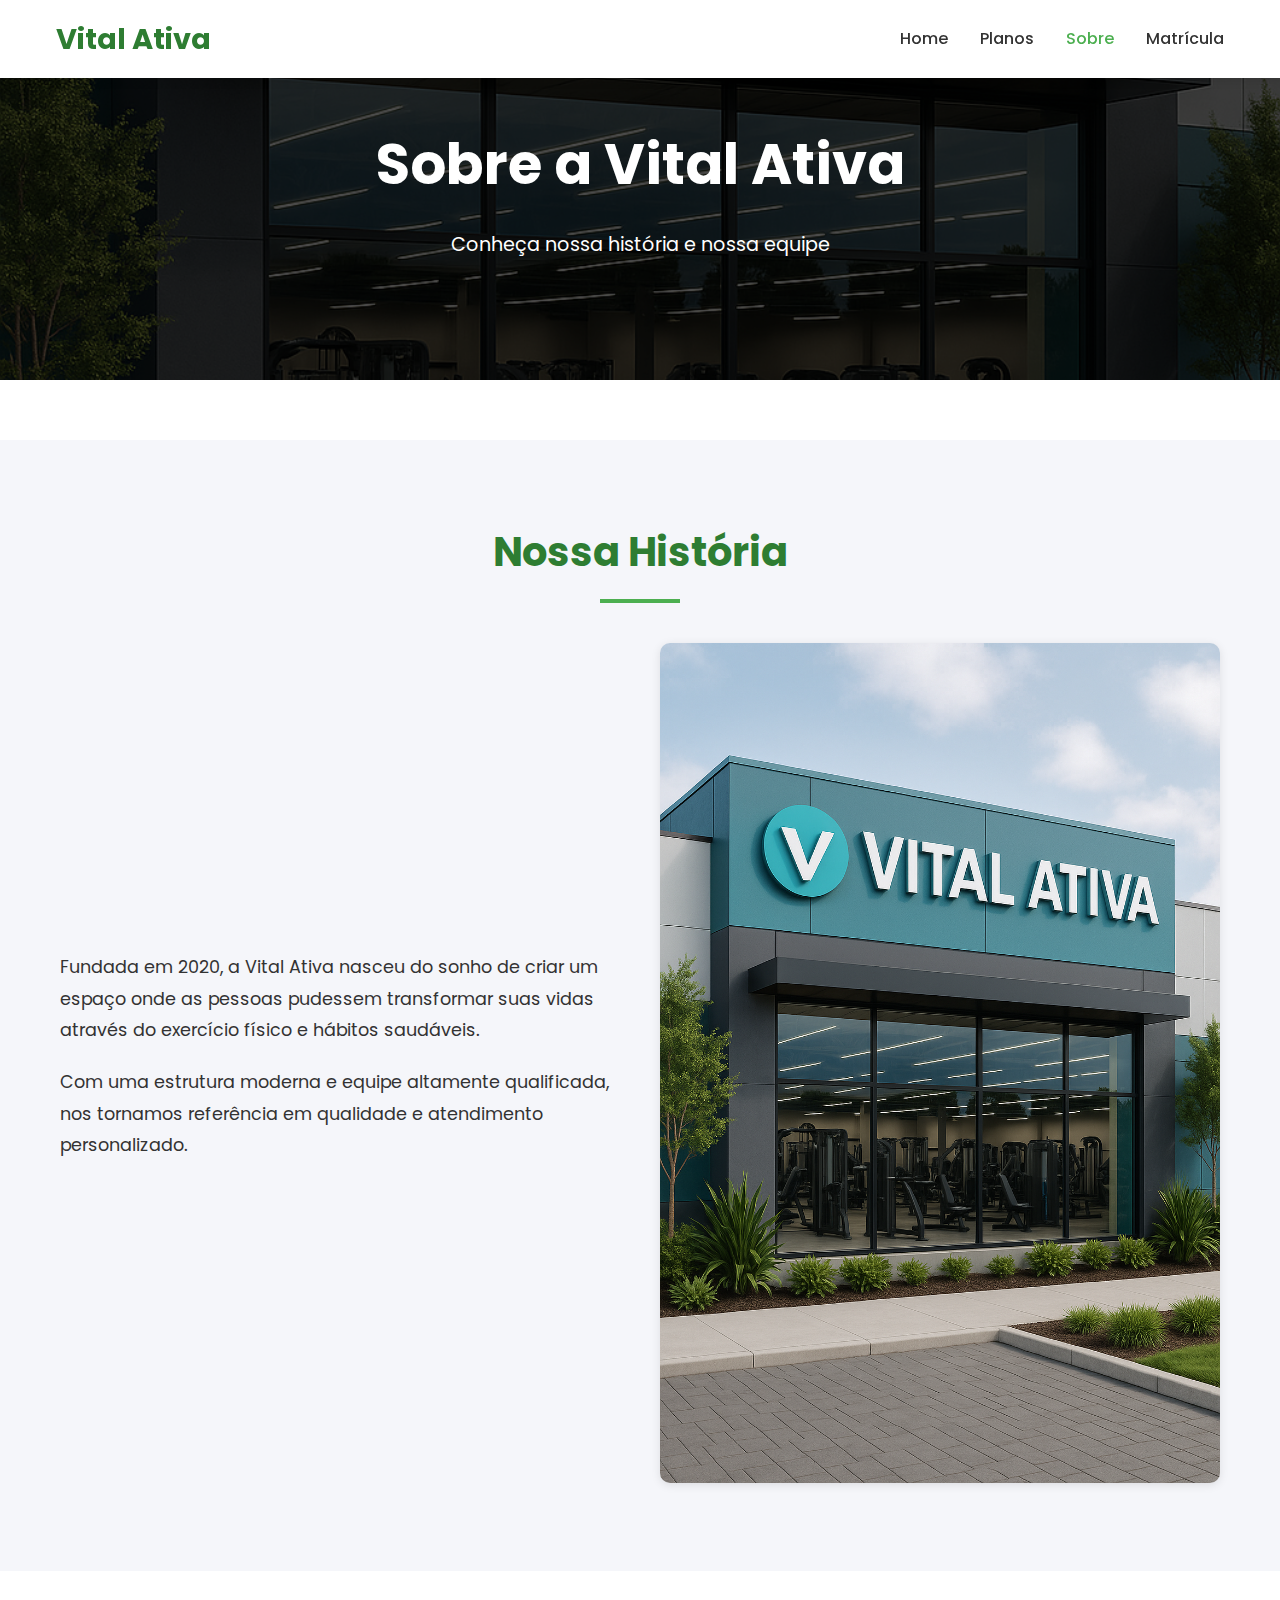
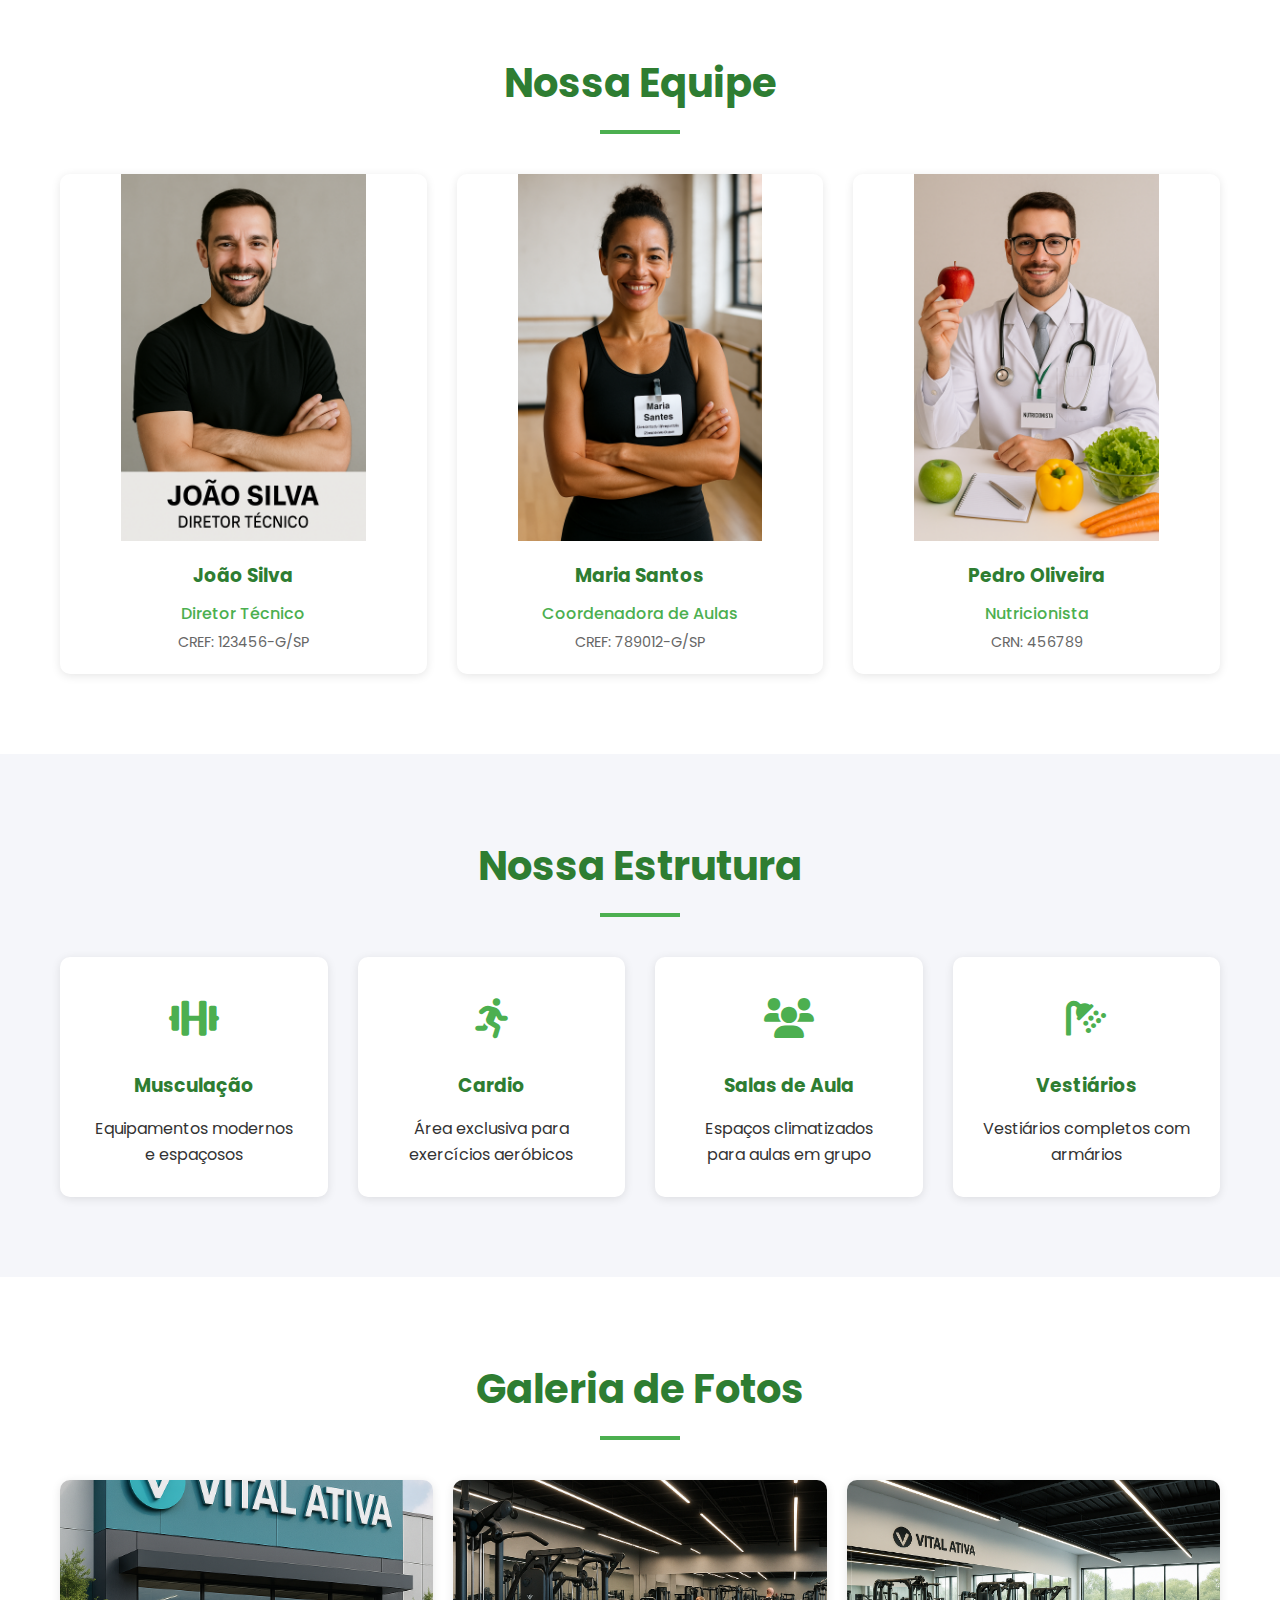
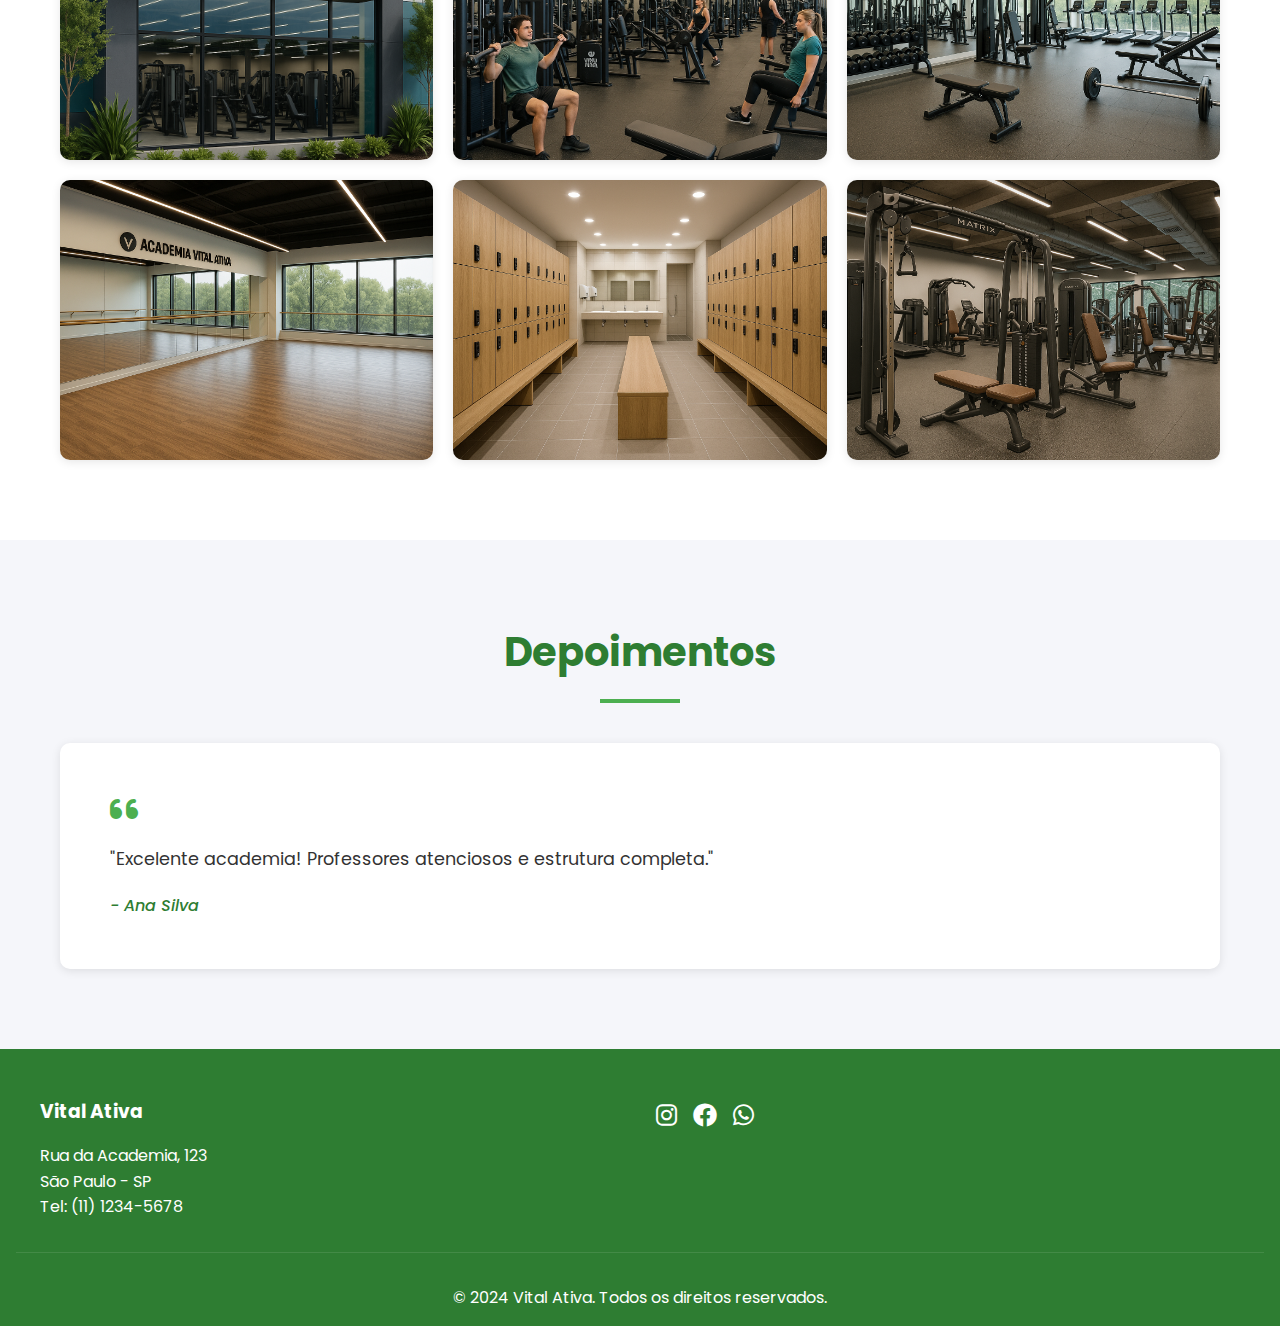
<file: sobre.html>
<!DOCTYPE html>
<html lang="pt-BR">
<head>
    <meta charset="UTF-8">
    <meta name="viewport" content="width=device-width, initial-scale=1.0">
    <title>Sobre - Vital Ativa</title>
    <link rel="stylesheet" href="css/style.css">
    <link rel="stylesheet" href="css/sobre.css">
    <link rel="stylesheet" href="https://cdnjs.cloudflare.com/ajax/libs/font-awesome/6.0.0/css/all.min.css">
    <link href="https://fonts.googleapis.com/css2?family=Poppins:wght@300;400;500;600;700&display=swap" rel="stylesheet">
</head>
<body>
    <header class="header">
        <nav class="nav-container">
            <div class="logo">
                <h1>Vital Ativa</h1>
            </div>
            <div class="menu-toggle">
                <i class="fas fa-bars"></i>
            </div>
            <ul class="nav-menu">
                <li><a href="index.html">Home</a></li>
                <li><a href="planos.html">Planos</a></li>
                <li><a href="sobre.html" class="active">Sobre</a></li>
                <li><a href="matricula.html">Matrícula</a></li>
            </ul>
        </nav>
    </header>

    <main class="sobre-main">
        
        <section class="sobre-hero">
            <div class="container">
                <h1>Sobre a Vital Ativa</h1>
                <p>Conheça nossa história e nossa equipe</p>
            </div>
        </section>

        <!-- História Section -->
        <section class="historia">
            <div class="container">
                <div class="section-header">
                    <h2>Nossa História</h2>
                    <div class="section-divider"></div>
                </div>
                <div class="historia-content">
                    <div class="historia-texto">
                        <p>Fundada em 2020, a Vital Ativa nasceu do sonho de criar um espaço onde as pessoas pudessem transformar suas vidas através do exercício físico e hábitos saudáveis.</p>
                        <p>Com uma estrutura moderna e equipe altamente qualificada, nos tornamos referência em qualidade e atendimento personalizado.</p>
                    </div>
                    <div class="historia-img">
                        <img src="img/academia.png" alt="Academia Vital Ativa">
                    </div>
                </div>
            </div>
        </section>

        <!-- Equipe-->
        <section class="equipe">
            <div class="container">
                <div class="section-header">
                    <h2>Nossa Equipe</h2>
                    <div class="section-divider"></div>
                </div>
                <div class="equipe-grid">
                    <div class="membro">
                        <div class="membro-img">
                            <img src="img/equipe1.png" alt="João Silva">
                        </div>
                        <div class="membro-info">
                            <h3>João Silva</h3>
                            <p class="cargo">Diretor Técnico</p>
                            <p class="cref">CREF: 123456-G/SP</p>
                        </div>
                    </div>
                    <div class="membro">
                        <div class="membro-img">
                            <img src="img/equipe2.png" alt="Maria Santos">
                        </div>
                        <div class="membro-info">
                            <h3>Maria Santos</h3>
                            <p class="cargo">Coordenadora de Aulas</p>
                            <p class="cref">CREF: 789012-G/SP</p>
                        </div>
                    </div>
                    <div class="membro">
                        <div class="membro-img">
                            <img src="img/equipe3.png" alt="Pedro Oliveira">
                        </div>
                        <div class="membro-info">
                            <h3>Pedro Oliveira</h3>
                            <p class="cargo">Nutricionista</p>
                            <p class="cref">CRN: 456789</p>
                        </div>
                    </div>
                </div>
            </div>
        </section>

        <section class="estrutura">
            <div class="container">
                <div class="section-header">
                    <h2>Nossa Estrutura</h2>
                    <div class="section-divider"></div>
                </div>
                <div class="estrutura-grid">
                    <div class="estrutura-item">
                        <div class="estrutura-icon">
                            <i class="fas fa-dumbbell"></i>
                        </div>
                        <h3>Musculação</h3>
                        <p>Equipamentos modernos e espaçosos</p>
                    </div>
                    <div class="estrutura-item">
                        <div class="estrutura-icon">
                            <i class="fas fa-running"></i>
                        </div>
                        <h3>Cardio</h3>
                        <p>Área exclusiva para exercícios aeróbicos</p>
                    </div>
                    <div class="estrutura-item">
                        <div class="estrutura-icon">
                            <i class="fas fa-users"></i>
                        </div>
                        <h3>Salas de Aula</h3>
                        <p>Espaços climatizados para aulas em grupo</p>
                    </div>
                    <div class="estrutura-item">
                        <div class="estrutura-icon">
                            <i class="fas fa-shower"></i>
                        </div>
                        <h3>Vestiários</h3>
                        <p>Vestiários completos com armários</p>
                    </div>
                </div>
            </div>
        </section>

        <!-- Galeria -->
        <section class="galeria">
            <div class="container">
                <div class="section-header">
                    <h2>Galeria de Fotos</h2>
                    <div class="section-divider"></div>
                </div>
                <div class="galeria-grid">
                    <div class="galeria-item">
                        <img src="img/academia-externa.png" alt="Fachada da Academia">
                        <div class="galeria-overlay">
                            <p>Fachada Moderna</p>
                        </div>
                    </div>
                    <div class="galeria-item">
                        <img src="img/sala-musculacao.png" alt="Sala de Musculação">
                        <div class="galeria-overlay">
                            <p>Área de Musculação</p>
                        </div>
                    </div>
                    <div class="galeria-item">
                        <img src="img/sala-cardio.png" alt="Área de Cardio">
                        <div class="galeria-overlay">
                            <p>Área de Cardio</p>
                        </div>
                    </div>
                    <div class="galeria-item">
                        <img src="img/sala-aulas.png" alt="Sala de Aulas">
                        <div class="galeria-overlay">
                            <p>Salas de Aulas</p>
                        </div>
                    </div>
                    <div class="galeria-item">
                        <img src="img/vestiarios.png" alt="Vestiários">
                        <div class="galeria-overlay">
                            <p>Vestiários</p>
                        </div>
                    </div>
                    <div class="galeria-item">
                        <img src="img/equipamentos.png" alt="Equipamentos Modernos">
                        <div class="galeria-overlay">
                            <p>Equipamentos Modernos</p>
                        </div>
                    </div>
                </div>
            </div>
        </section>

        <section class="depoimentos">
            <div class="container">
                <div class="section-header">
                    <h2>Depoimentos</h2>
                    <div class="section-divider"></div>
                </div>
                <div class="depoimentos-slider">
                    <div class="depoimento">
                        <div class="depoimento-content">
                            <i class="fas fa-quote-left"></i>
                            <p>"Excelente academia! Professores atenciosos e estrutura completa."</p>
                            <cite>- Ana Silva</cite>
                        </div>
                    </div>
                    <div class="depoimento">
                        <div class="depoimento-content">
                            <i class="fas fa-quote-left"></i>
                            <p>"Resultados incríveis em apenas 3 meses de treino!"</p>
                            <cite>- Carlos Santos</cite>
                        </div>
                    </div>
                    <div class="depoimento">
                        <div class="depoimento-content">
                            <i class="fas fa-quote-left"></i>
                            <p>"Melhor academia que já frequentei. Super recomendo!"</p>
                            <cite>- Mariana Costa</cite>
                        </div>
                    </div>
                </div>
            </div>
        </section>
    </main>

    <footer class="footer">
        <div class="footer-content">
            <div class="footer-info">
                <h3>Vital Ativa</h3>
                <p>Rua da Academia, 123</p>
                <p>São Paulo - SP</p>
                <p>Tel: (11) 1234-5678</p>
            </div>
            <div class="footer-social">
                <a href="#"><i class="fab fa-instagram"></i></a>
                <a href="#"><i class="fab fa-facebook"></i></a>
                <a href="#"><i class="fab fa-whatsapp"></i></a>
            </div>
        </div>
        <div class="footer-bottom">
            <p>&copy; 2024 Vital Ativa. Todos os direitos reservados.</p>
        </div>
    </footer>

    <script src="js/main.js"></script>
    <script src="js/sobre.js"></script>
</body>
</html>
</file>
<file: css/sobre.css>
/* Estilos Gerais */
.container {
    max-width: 1200px;
    margin: 0 auto;
    padding: 0 20px;
}

.section-header {
    text-align: center;
    margin-bottom: 40px;
}

.section-header h2 {
    font-size: 2.5rem;
    color: var(--primary-color);
    margin-bottom: 15px;
}

.section-divider {
    width: 80px;
    height: 4px;
    background-color: var(--secondary-color);
    margin: 0 auto;
}

/* Hero Section */
.sobre-hero {
    background: linear-gradient(rgba(0,0,0,0.7), rgba(0,0,0,0.7)), url('../img/academia-externa.png');
    background-size: cover;
    background-position: center;
    color: white;
    text-align: center;
    padding: 120px 0;
    margin-bottom: 60px;
}

.sobre-hero h1 {
    font-size: 3.5rem;
    margin-bottom: 20px;
}

.sobre-hero p {
    font-size: 1.2rem;
    max-width: 600px;
    margin: 0 auto;
}

/* História Section */
.historia {
    padding: 80px 0;
    background-color: var(--light-bg);
}

.historia-content {
    display: grid;
    grid-template-columns: 1fr 1fr;
    gap: 40px;
    align-items: center;
}

.historia-texto p {
    margin-bottom: 20px;
    font-size: 1.1rem;
    line-height: 1.8;
}

.historia-img img {
    width: 100%;
    border-radius: 10px;
    box-shadow: var(--shadow);
}

/* Equipe Section */
.equipe {
    padding: 80px 0;
}

.equipe-grid {
    display: grid;
    grid-template-columns: repeat(auto-fit, minmax(300px, 1fr));
    gap: 30px;
}

.membro {
    background: white;
    border-radius: 10px;
    overflow: hidden;
    box-shadow: var(--shadow);
    transition: transform 0.3s ease;
}

.membro:hover {
    transform: translateY(-10px);
}

.membro-img {
    height: auto;
    overflow: hidden;
    aspect-ratio: 1;
}

.membro-img img {
    width: 100%;
    height: 100%;
    object-fit: contain;
}

.membro-info {
    padding: 20px;
    text-align: center;
}

.membro-info h3 {
    color: var(--primary-color);
    margin-bottom: 10px;
}

.membro-info .cargo {
    color: var(--secondary-color);
    font-weight: 500;
    margin-bottom: 5px;
}

.membro-info .cref {
    color: #666;
    font-size: 0.9rem;
}

/* Estrutura Section */
.estrutura {
    padding: 80px 0;
    background-color: var(--light-bg);
}

.estrutura-grid {
    display: grid;
    grid-template-columns: repeat(auto-fit, minmax(250px, 1fr));
    gap: 30px;
}

.estrutura-item {
    background: white;
    padding: 30px;
    border-radius: 10px;
    text-align: center;
    box-shadow: var(--shadow);
    transition: transform 0.3s ease;
}

.estrutura-item:hover {
    transform: translateY(-10px);
}

.estrutura-icon {
    font-size: 2.5rem;
    color: var(--secondary-color);
    margin-bottom: 20px;
}

.estrutura-item h3 {
    color: var(--primary-color);
    margin-bottom: 15px;
}

/* Galeria Section */
.galeria {
    padding: 80px 0;
}

.galeria-grid {
    display: grid;
    grid-template-columns: repeat(auto-fit, minmax(300px, 1fr));
    gap: 20px;
}

.galeria-item {
    position: relative;
    overflow: hidden;
    border-radius: 10px;
    box-shadow: var(--shadow);
    aspect-ratio: 4/3;
}

.galeria-item img {
    width: 100%;
    height: 100%;
    object-fit: cover;
    transition: transform 0.3s ease;
}

.galeria-item:hover img {
    transform: scale(1.05);
}

.galeria-overlay {
    position: absolute;
    bottom: 0;
    left: 0;
    right: 0;
    background: linear-gradient(transparent, rgba(0, 0, 0, 0.7));
    padding: 20px;
    color: white;
    transform: translateY(100%);
    transition: transform 0.3s ease;
}

.galeria-item:hover .galeria-overlay {
    transform: translateY(0);
}

/* Depoimentos Section */
.depoimentos {
    padding: 80px 0;
    background-color: var(--light-bg);
}

.depoimentos-slider {
    display: grid;
    grid-template-columns: repeat(auto-fit, minmax(300px, 1fr));
    gap: 30px;
}

.depoimento {
    background: white;
    padding: 30px;
    border-radius: 10px;
    box-shadow: var(--shadow);
}

.depoimento-content {
    position: relative;
    padding: 20px;
}

.depoimento-content i {
    color: var(--secondary-color);
    font-size: 2rem;
    margin-bottom: 20px;
}

.depoimento-content p {
    font-size: 1.1rem;
    line-height: 1.6;
    margin-bottom: 20px;
}

.depoimento-content cite {
    color: var(--primary-color);
    font-weight: 500;
}

/* Responsividade */
@media (max-width: 768px) {
    .sobre-hero h1 {
        font-size: 2.5rem;
    }

    .historia-content {
        grid-template-columns: 1fr;
    }

    .section-header h2 {
        font-size: 2rem;
    }

    .membro-img {
        height: 250px;
    }
}
</file>
<file: css/style.css>
/* Reset e variáveis */
:root {
    --primary-color: #2E7D32; /* Verde escuro */
    --secondary-color: #4CAF50; /* Verde médio */
    --text-color: #333;
    --light-bg: #f5f6fa;
    --white: #ffffff;
    --shadow: 0 2px 10px rgba(0,0,0,0.1);
}

* {
    margin: 0;
    padding: 0;
    box-sizing: border-box;
}

body {
    font-family: 'Poppins', sans-serif;
    line-height: 1.6;
    color: var(--text-color);
}

/* Header e Navegação */
.header {
    background-color: var(--white);
    box-shadow: var(--shadow);
    position: fixed;
    width: 100%;
    top: 0;
    z-index: 1000;
}

.nav-container {
    max-width: 1200px;
    margin: 0 auto;
    padding: 1rem;
    display: flex;
    justify-content: space-between;
    align-items: center;
}

.logo h1 {
    color: var(--primary-color);
    font-size: 1.8rem;
    font-weight: 700;
}

.nav-menu {
    display: flex;
    list-style: none;
    gap: 2rem;
}

.nav-menu a {
    text-decoration: none;
    color: var(--text-color);
    font-weight: 500;
    transition: color 0.3s ease;
}

.nav-menu a:hover,
.nav-menu a.active {
    color: var(--secondary-color);
}

.menu-toggle {
    display: none;
    font-size: 1.5rem;
    cursor: pointer;
}

/* Hero Section */
.hero {
    background: linear-gradient(rgba(0,0,0,0.7), rgba(0,0,0,0.7)), url('../img/hero-bg.jpg');
    background-size: cover;
    background-position: center;
    height: 80vh;
    display: flex;
    align-items: center;
    text-align: center;
    color: var(--white);
    padding: 0 1rem;
}

.hero-content {
    max-width: 800px;
    margin: 0 auto;
}

.hero h2 {
    font-size: 3rem;
    margin-bottom: 1rem;
}

.hero p {
    font-size: 1.2rem;
    margin-bottom: 2rem;
}

/* Botões */
.cta-button {
    display: inline-block;
    padding: 1rem 2rem;
    background-color: var(--secondary-color);
    color: var(--white);
    text-decoration: none;
    border-radius: 5px;
    font-weight: 600;
    transition: transform 0.3s ease;
}

.cta-button:hover {
    transform: translateY(-3px);
}

/* Diferenciais */
.diferenciais {
    padding: 5rem 1rem;
    background-color: var(--light-bg);
}

.diferenciais h2 {
    text-align: center;
    margin-bottom: 3rem;
    color: var(--primary-color);
}

.cards-container {
    max-width: 1200px;
    margin: 0 auto;
    display: grid;
    grid-template-columns: repeat(auto-fit, minmax(250px, 1fr));
    gap: 2rem;
}

.card {
    background: var(--white);
    padding: 2rem;
    border-radius: 10px;
    text-align: center;
    box-shadow: var(--shadow);
    transition: transform 0.3s ease;
}

.card:hover {
    transform: translateY(-10px);
}

.card i {
    font-size: 2.5rem;
    color: var(--secondary-color);
    margin-bottom: 1rem;
}

/* CTA Section */
.cta-section {
    padding: 5rem 1rem;
    text-align: center;
    background-color: var(--primary-color);
    color: var(--white);
}

.cta-section h2 {
    margin-bottom: 1rem;
}

.cta-section p {
    margin-bottom: 2rem;
}

/* Footer */
.footer {
    background-color: var(--primary-color);
    color: var(--white);
    padding: 3rem 1rem 1rem;
}

.footer-content {
    max-width: 1200px;
    margin: 0 auto;
    display: grid;
    grid-template-columns: repeat(auto-fit, minmax(250px, 1fr));
    gap: 2rem;
    margin-bottom: 2rem;
}

.footer-info h3 {
    margin-bottom: 1rem;
}

.footer-social {
    display: flex;
    gap: 1rem;
}

.footer-social a {
    color: var(--white);
    font-size: 1.5rem;
    transition: color 0.3s ease;
}

.footer-social a:hover {
    color: var(--secondary-color);
}

.footer-bottom {
    text-align: center;
    padding-top: 2rem;
    border-top: 1px solid rgba(255,255,255,0.1);
}

/* Responsividade */
@media (max-width: 768px) {
    .menu-toggle {
        display: block;
    }

    .nav-menu {
        display: none;
        position: absolute;
        top: 100%;
        left: 0;
        width: 100%;
        background: var(--white);
        padding: 1rem;
        flex-direction: column;
        text-align: center;
    }

    .nav-menu.active {
        display: flex;
    }

    .hero h2 {
        font-size: 2rem;
    }

    .hero p {
        font-size: 1rem;
    }
}
</file>
